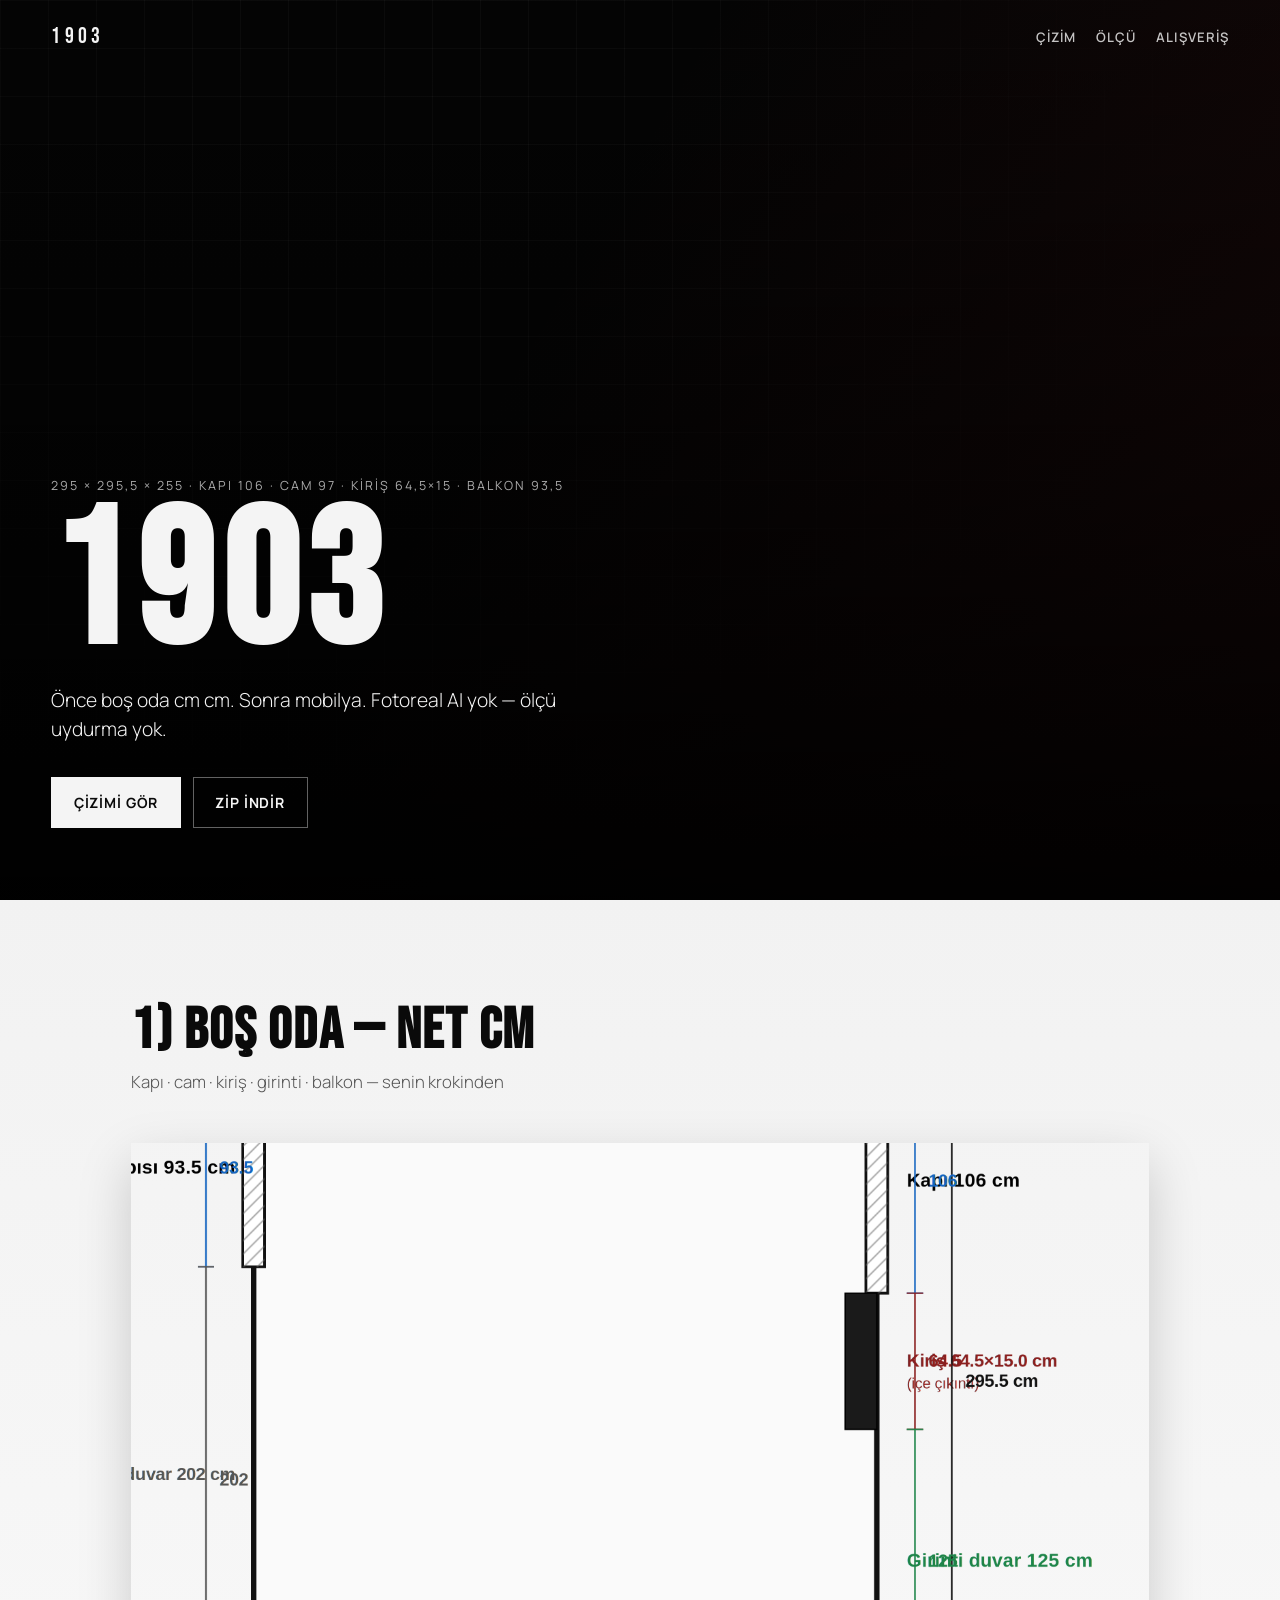
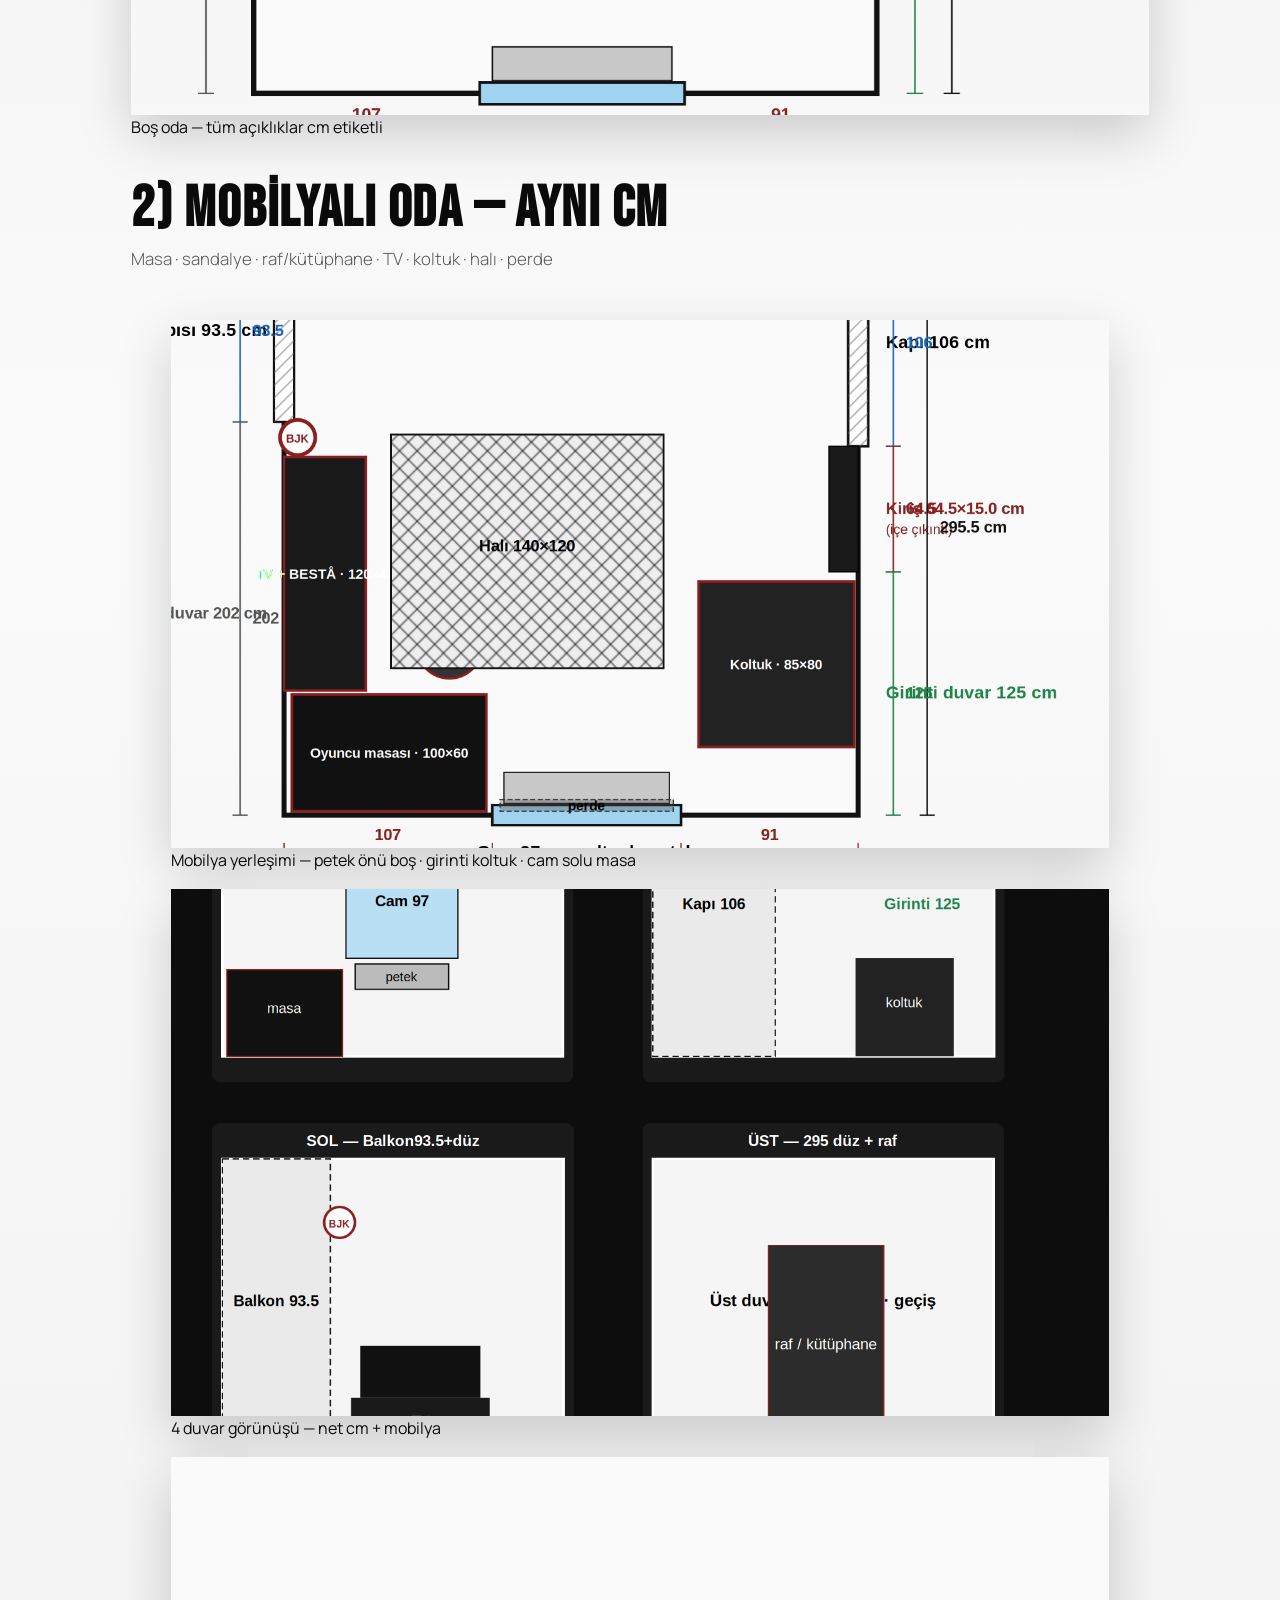
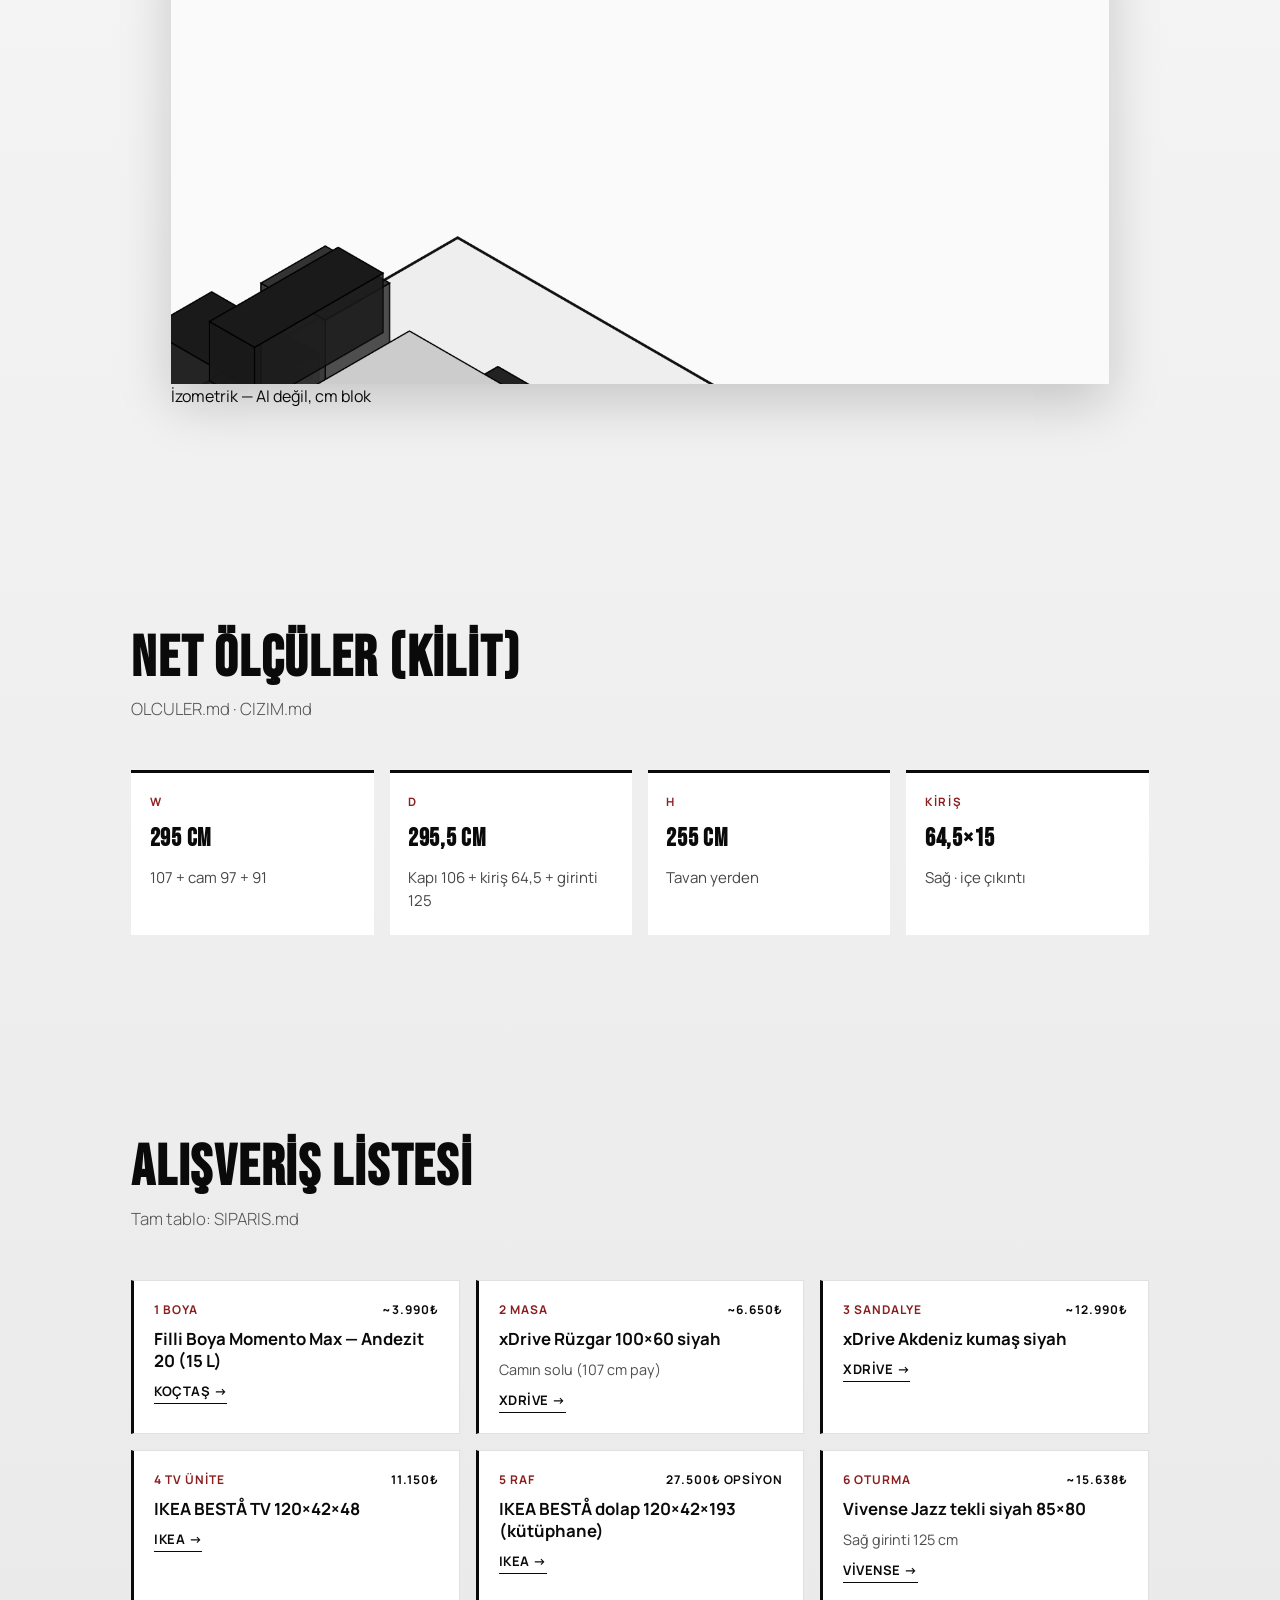
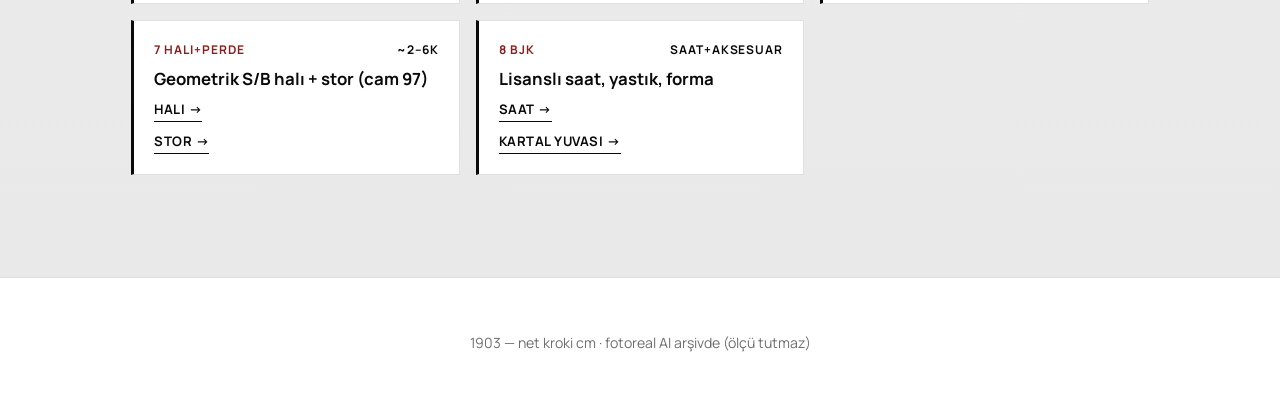
<file: oda-tasarim/index.html>
<!DOCTYPE html>
<html lang="tr">
<head>
  <meta charset="UTF-8" />
  <meta name="viewport" content="width=device-width, initial-scale=1.0" />
  <title>1903 — Net cm oda çizimi + alışveriş</title>
  <link rel="preconnect" href="https://fonts.googleapis.com" />
  <link rel="preconnect" href="https://fonts.gstatic.com" crossorigin />
  <link href="https://fonts.googleapis.com/css2?family=Bebas+Neue&family=Manrope:wght@300;400;500;600;700&display=swap" rel="stylesheet" />
  <link rel="stylesheet" href="styles.css" />
</head>
<body>
  <header class="hero">
    <div class="hero__grid" aria-hidden="true"></div>
    <div class="hero__veil"></div>
    <nav class="nav">
      <span class="nav__mark">1903</span>
      <div class="nav__links">
        <a href="#cizim">Çizim</a>
        <a href="#olcu">Ölçü</a>
        <a href="#alisveris">Alışveriş</a>
      </div>
    </nav>
    <div class="hero__content">
      <p class="hero__eyebrow">295 × 295,5 × 255 · kapı 106 · cam 97 · kiriş 64,5×15 · balkon 93,5</p>
      <h1 class="hero__brand">1903</h1>
      <p class="hero__lead">Önce boş oda cm cm. Sonra mobilya. Fotoreal AI yok — ölçü uydurma yok.</p>
      <div class="hero__cta">
        <a class="btn btn--solid" href="#cizim">Çizimi gör</a>
        <a class="btn btn--ghost" href="1903-oda-mobil.zip">Zip indir</a>
      </div>
    </div>
  </header>

  <main>
    <section class="section" id="cizim">
      <div class="section__head">
        <h2>1) Boş oda — net cm</h2>
        <p>Kapı · cam · kiriş · girinti · balkon — senin krokinden</p>
      </div>
      <figure class="gallery__hero" style="margin:0">
        <img src="assets/net-oda-bos.png" alt="Bos oda net cm" loading="eager" />
        <figcaption>Boş oda — tüm açıklıklar cm etiketli</figcaption>
      </figure>

      <div class="section__head" style="margin-top:2.5rem">
        <h2>2) Mobilyalı oda — aynı cm</h2>
        <p>Masa · sandalye · raf/kütüphane · TV · koltuk · halı · perde</p>
      </div>
      <figure class="gallery__hero">
        <img src="assets/net-oda-dolu.png" alt="Mobilyali oda" loading="lazy" />
        <figcaption>Mobilya yerleşimi — petek önü boş · girinti koltuk · cam solu masa</figcaption>
      </figure>
      <figure class="gallery__hero">
        <img src="assets/net-4-duvar.png" alt="4 duvar" loading="lazy" />
        <figcaption>4 duvar görünüşü — net cm + mobilya</figcaption>
      </figure>
      <figure class="gallery__hero">
        <img src="assets/izometrik.png" alt="Izometrik" loading="lazy" />
        <figcaption>İzometrik — AI değil, cm blok</figcaption>
      </figure>
    </section>

    <section class="section" id="olcu">
      <div class="section__head">
        <h2>Net ölçüler (kilit)</h2>
        <p><a href="OLCULER.md">OLCULER.md</a> · <a href="CIZIM.md">CIZIM.md</a></p>
      </div>
      <div class="inventory">
        <article class="inv"><span class="inv__tag">W</span><h3>295 cm</h3><p>107 + cam 97 + 91</p></article>
        <article class="inv"><span class="inv__tag">D</span><h3>295,5 cm</h3><p>Kapı 106 + kiriş 64,5 + girinti 125</p></article>
        <article class="inv"><span class="inv__tag">H</span><h3>255 cm</h3><p>Tavan yerden</p></article>
        <article class="inv"><span class="inv__tag">KİRİŞ</span><h3>64,5×15</h3><p>Sağ · içe çıkıntı</p></article>
      </div>
    </section>

    <section class="section" id="alisveris">
      <div class="section__head">
        <h2>Alışveriş listesi</h2>
        <p>Tam tablo: <a href="SIPARIS.md">SIPARIS.md</a></p>
      </div>
      <div class="products">
        <article class="product">
          <div class="product__meta"><span class="product__store">1 BOYA</span><span class="product__price">~3.990₺</span></div>
          <h3>Filli Boya Momento Max — Andezit 20 (15 L)</h3>
          <a class="product__link" href="https://www.koctas.com.tr/filli-boya-filli-momento-max-silikonlu-15-lt-ic-cephe-boyasi-andezit-20/p/5000421279" target="_blank" rel="noopener">Koçtaş →</a>
        </article>
        <article class="product">
          <div class="product__meta"><span class="product__store">2 MASA</span><span class="product__price">~6.650₺</span></div>
          <h3>xDrive Rüzgar 100×60 siyah</h3>
          <p>Camın solu (107 cm pay)</p>
          <a class="product__link" href="https://www.xdrive.com.tr/xdrive-ruzgar-oyuncu-masasi-siyah" target="_blank" rel="noopener">xDrive →</a>
        </article>
        <article class="product">
          <div class="product__meta"><span class="product__store">3 SANDALYE</span><span class="product__price">~12.990₺</span></div>
          <h3>xDrive Akdeniz kumaş siyah</h3>
          <a class="product__link" href="https://www.xdrive.com.tr/xdrive-akdeniz-professional-gaming-chair-fabric-black-black" target="_blank" rel="noopener">xDrive →</a>
        </article>
        <article class="product">
          <div class="product__meta"><span class="product__store">4 TV ÜNİTE</span><span class="product__price">11.150₺</span></div>
          <h3>IKEA BESTÅ TV 120×42×48</h3>
          <a class="product__link" href="https://www.ikea.com.tr/urun/besta-venge-parlak-cila-siyah-120x42x48-cm-tv-sehpasi-99188263" target="_blank" rel="noopener">IKEA →</a>
        </article>
        <article class="product">
          <div class="product__meta"><span class="product__store">5 RAF</span><span class="product__price">27.500₺ opsiyon</span></div>
          <h3>IKEA BESTÅ dolap 120×42×193 (kütüphane)</h3>
          <a class="product__link" href="https://www.ikea.com.tr/urun/besta-venge-siyah-seffaf-cam-120x42x193-cm-dolap-kombinasyonu-59059461" target="_blank" rel="noopener">IKEA →</a>
        </article>
        <article class="product">
          <div class="product__meta"><span class="product__store">6 OTURMA</span><span class="product__price">~15.638₺</span></div>
          <h3>Vivense Jazz tekli siyah 85×80</h3>
          <p>Sağ girinti 125 cm</p>
          <a class="product__link" href="https://www.vivense.com/jazz-tekli-koltuk-kumas-degisimli-modeli.html" target="_blank" rel="noopener">Vivense →</a>
        </article>
        <article class="product">
          <div class="product__meta"><span class="product__store">7 HALI+PERDE</span><span class="product__price">~2–6k</span></div>
          <h3>Geometrik S/B halı + stor (cam 97)</h3>
          <a class="product__link" href="https://www.trendyol.com/sr?q=geometrik%20halı%20siyah%20beyaz" target="_blank" rel="noopener">Halı →</a>
          <a class="product__link" href="https://www.trendyol.com/sr?q=stor%20perde%20siyah" target="_blank" rel="noopener">Stor →</a>
        </article>
        <article class="product">
          <div class="product__meta"><span class="product__store">8 BJK</span><span class="product__price">saat+aksesuar</span></div>
          <h3>Lisanslı saat, yastık, forma</h3>
          <a class="product__link" href="https://www.trendyol.com/besiktas-duvar-saati-x-b146-c35" target="_blank" rel="noopener">Saat →</a>
          <a class="product__link" href="https://www.kartalyuvasi.com.tr/" target="_blank" rel="noopener">Kartal Yuvası →</a>
        </article>
      </div>
    </section>
  </main>

  <footer class="footer"><p>1903 — net kroki cm · fotoreal AI arşivde (ölçü tutmaz)</p></footer>
  <script src="main.js"></script>
</body>
</html>
</file>
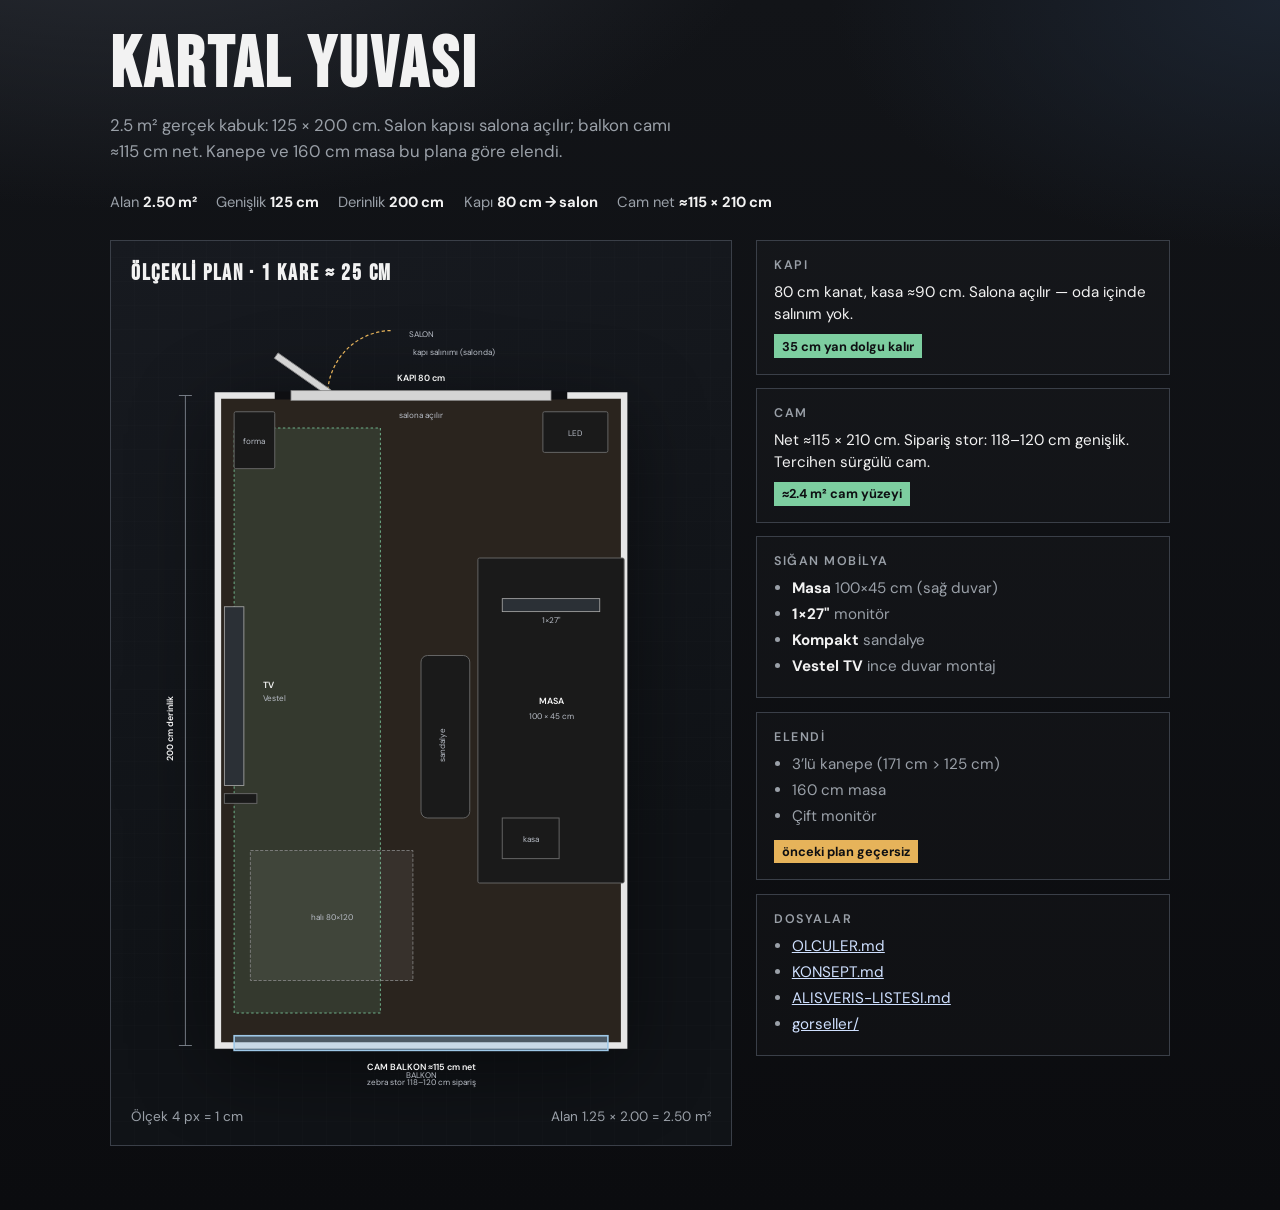
<file: besiktas-oyun-odasi/plan.html>
<!DOCTYPE html>
<html lang="tr">
<head>
  <meta charset="UTF-8" />
  <meta name="viewport" content="width=device-width, initial-scale=1" />
  <title>Kartal Yuvası — 2.5 m² ölçekli plan</title>
  <link rel="preconnect" href="https://fonts.googleapis.com" />
  <link rel="preconnect" href="https://fonts.gstatic.com" crossorigin />
  <link href="https://fonts.googleapis.com/css2?family=Bebas+Neue&family=DM+Sans:opsz,wght@9..40,400;9..40,600;9..40,700&display=swap" rel="stylesheet" />
  <style>
    :root {
      --bg0: #0e0f12;
      --bg1: #1a1d22;
      --ink: #f2f2f2;
      --mute: #9aa0a8;
      --line: #3a3f48;
      --accent: #e8e8e8;
      --eagle: #c8ccd2;
      --glass: rgba(140, 190, 230, 0.35);
      --door: #d4d4d4;
      --warn: #e6b35a;
      --ok: #7dcea0;
      --floor: #2a241e;
      --wall: #e6e6e6;
      --anthracite: #2b3036;
    }

    * { box-sizing: border-box; }
    body {
      margin: 0;
      min-height: 100vh;
      color: var(--ink);
      font-family: "DM Sans", sans-serif;
      background:
        radial-gradient(1200px 600px at 10% -10%, #2a2e36 0%, transparent 55%),
        radial-gradient(900px 500px at 100% 0%, #1c2430 0%, transparent 50%),
        linear-gradient(180deg, #121418 0%, #0b0c0f 100%);
    }

    .wrap {
      max-width: 1100px;
      margin: 0 auto;
      padding: 2rem 1.25rem 4rem;
    }

    .brand {
      font-family: "Bebas Neue", sans-serif;
      font-size: clamp(2.8rem, 8vw, 4.5rem);
      letter-spacing: 0.04em;
      line-height: 0.95;
      margin: 0;
      animation: rise 0.8s ease both;
    }

    .lead {
      max-width: 36rem;
      color: var(--mute);
      font-size: 1.05rem;
      line-height: 1.55;
      margin: 0.75rem 0 1.75rem;
      animation: rise 0.9s ease both;
    }

    .stats {
      display: flex;
      flex-wrap: wrap;
      gap: 0.6rem 1.2rem;
      margin-bottom: 1.75rem;
      animation: rise 1s ease both;
    }

    .stat {
      font-size: 0.92rem;
      color: var(--mute);
    }
    .stat b { color: var(--ink); font-weight: 700; }

    .stage {
      display: grid;
      grid-template-columns: 1.2fr 0.8fr;
      gap: 1.5rem;
      align-items: start;
    }

    @media (max-width: 860px) {
      .stage { grid-template-columns: 1fr; }
    }

    .plan-card {
      background: linear-gradient(160deg, #171a20, #101317 70%);
      border: 1px solid var(--line);
      padding: 1.25rem;
      position: relative;
      overflow: hidden;
      animation: rise 1.05s ease both;
    }

    .plan-card::before {
      content: "";
      position: absolute;
      inset: 0;
      background:
        repeating-linear-gradient(
          0deg,
          transparent,
          transparent 23px,
          rgba(255,255,255,0.02) 24px
        ),
        repeating-linear-gradient(
          90deg,
          transparent,
          transparent 23px,
          rgba(255,255,255,0.02) 24px
        );
      pointer-events: none;
    }

    .plan-label {
      font-family: "Bebas Neue", sans-serif;
      letter-spacing: 0.08em;
      font-size: 1.35rem;
      margin: 0 0 0.75rem;
      position: relative;
    }

    .canvas-wrap {
      position: relative;
      width: 100%;
      max-width: 520px;
      margin: 0 auto;
    }

    svg.plan {
      width: 100%;
      height: auto;
      display: block;
      filter: drop-shadow(0 18px 40px rgba(0,0,0,0.45));
    }

    .legend {
      display: grid;
      gap: 0.85rem;
      animation: rise 1.15s ease both;
    }

    .box {
      border: 1px solid var(--line);
      background: rgba(255,255,255,0.02);
      padding: 1rem 1.1rem;
    }

    .box h3 {
      margin: 0 0 0.5rem;
      font-size: 0.78rem;
      text-transform: uppercase;
      letter-spacing: 0.12em;
      color: var(--mute);
      font-weight: 600;
    }

    .box p, .box li {
      margin: 0;
      color: var(--ink);
      font-size: 0.95rem;
      line-height: 1.45;
    }

    .box ul {
      margin: 0;
      padding-left: 1.1rem;
      color: var(--mute);
    }

    .box li { margin: 0.25rem 0; color: var(--mute); }
    .box li strong { color: var(--ink); }

    .pill {
      display: inline-block;
      margin-top: 0.55rem;
      font-size: 0.8rem;
      color: var(--bg0);
      background: var(--ok);
      padding: 0.2rem 0.5rem;
      font-weight: 700;
    }

    .pill.warn { background: var(--warn); }

    .dims {
      display: flex;
      justify-content: space-between;
      gap: 1rem;
      margin-top: 0.85rem;
      font-size: 0.85rem;
      color: var(--mute);
      position: relative;
    }

    @keyframes rise {
      from { opacity: 0; transform: translateY(14px); }
      to { opacity: 1; transform: none; }
    }

    .room-fill { fill: var(--floor); }
    .wall-stroke { stroke: var(--wall); stroke-width: 8; fill: none; stroke-linejoin: miter; }
    .glass { fill: var(--glass); stroke: #9ec8e8; stroke-width: 2; }
    .door-leaf { fill: var(--door); stroke: #888; stroke-width: 1; }
    .door-arc { fill: none; stroke: var(--warn); stroke-width: 1.5; stroke-dasharray: 4 3; }
    .furn { fill: #1a1a1a; stroke: #666; stroke-width: 1.2; }
    .tv { fill: var(--anthracite); stroke: #aaa; stroke-width: 1; }
    .label-svg {
      fill: #f5f5f5;
      font-family: "DM Sans", sans-serif;
      font-size: 11px;
      font-weight: 600;
    }
    .label-mute {
      fill: #b8bdc6;
      font-family: "DM Sans", sans-serif;
      font-size: 10px;
    }
    .dim-line { stroke: #8b929c; stroke-width: 1; }
    .corridor {
      fill: rgba(125, 206, 160, 0.12);
      stroke: var(--ok);
      stroke-width: 1;
      stroke-dasharray: 3 3;
    }
  </style>
</head>
<body>
  <div class="wrap">
    <h1 class="brand">KARTAL YUVASI</h1>
    <p class="lead">
      2.5 m² gerçek kabuk: 125 × 200 cm. Salon kapısı salona açılır;
      balkon camı ≈115 cm net. Kanepe ve 160 cm masa bu plana göre elendi.
    </p>

    <div class="stats">
      <div class="stat">Alan <b>2.50 m²</b></div>
      <div class="stat">Genişlik <b>125 cm</b></div>
      <div class="stat">Derinlik <b>200 cm</b></div>
      <div class="stat">Kapı <b>80 cm → salon</b></div>
      <div class="stat">Cam net <b>≈115 × 210 cm</b></div>
    </div>

    <div class="stage">
      <section class="plan-card">
        <h2 class="plan-label">Ölçekli plan · 1 kare ≈ 25 cm</h2>
        <div class="canvas-wrap">
          <!--
            Scale: 4 px = 1 cm → room 125cm = 500px, 200cm = 800px
            ViewBox padded for labels / door swing into salon
          -->
          <svg class="plan" viewBox="0 0 640 980" role="img" aria-label="2.5 metrekare oda ölçekli planı">
            <!-- Salon zone label -->
            <text x="320" y="48" text-anchor="middle" class="label-mute">SALON</text>

            <!-- Door swing into salon (arc) -->
            <path class="door-arc" d="M 205 120 A 80 80 0 0 1 285 40" />
            <text x="310" y="70" class="label-mute">kapı salınımı (salonda)</text>

            <!-- Door leaf open into salon -->
            <rect class="door-leaf" x="205" y="40" width="8" height="80" transform="rotate(-55 205 120)" />

            <!-- Room outer -->
            <g transform="translate(70,120)">
              <!-- Floor -->
              <rect class="room-fill" x="0" y="0" width="500" height="800" />

              <!-- Corridor highlight door→glass -->
              <rect class="corridor" x="20" y="40" width="180" height="720" />

              <!-- Walls -->
              <rect x="0" y="0" width="500" height="800" class="wall-stroke" />

              <!-- Door opening gap on top wall (salon) — 80cm = 320px, centered-ish with 90cm frame -->
              <!-- Frame 90cm=360px; leaf 80cm=320px; left jamb start (500-360)/2 = 70px -->
              <line x1="70" y1="0" x2="430" y2="0" stroke="#0e0f12" stroke-width="10" />

              <!-- Door leaf closed position (in opening) -->
              <rect class="door-leaf" x="90" y="-6" width="320" height="12" />
              <text x="250" y="-18" text-anchor="middle" class="label-svg">KAPI 80 cm</text>
              <text x="250" y="28" text-anchor="middle" class="label-mute">salona açılır</text>

              <!-- Glass wall bottom — clear ~115cm = 460px centered -->
              <rect class="glass" x="20" y="788" width="460" height="18" />
              <text x="250" y="830" text-anchor="middle" class="label-svg">CAM BALKON ≈115 cm net</text>
              <text x="250" y="848" text-anchor="middle" class="label-mute">zebra stor 118–120 cm sipariş</text>

              <!-- Desk on right long wall: 100x45 cm = 400x180 px -->
              <rect class="furn" x="320" y="200" width="180" height="400" rx="2" />
              <text x="410" y="380" text-anchor="middle" class="label-svg">MASA</text>
              <text x="410" y="398" text-anchor="middle" class="label-mute">100 × 45 cm</text>

              <!-- Monitor on desk -->
              <rect class="tv" x="350" y="250" width="120" height="16" />
              <text x="410" y="280" text-anchor="middle" class="label-mute">1×27"</text>

              <!-- Chair 55cm deep when pulled = 220px, width ~50cm=200px -->
              <rect class="furn" x="250" y="320" width="60" height="200" rx="8" />
              <text x="280" y="430" text-anchor="middle" class="label-mute" transform="rotate(-90 280 430)">sandalye</text>

              <!-- PC under desk -->
              <rect class="furn" x="350" y="520" width="70" height="50" />
              <text x="385" y="550" text-anchor="middle" class="label-mute">kasa</text>

              <!-- TV on left wall — thin -->
              <rect class="tv" x="8" y="260" width="24" height="220" />
              <text x="55" y="360" class="label-svg">TV</text>
              <text x="55" y="376" class="label-mute">Vestel</text>

              <!-- Soundbar shelf -->
              <rect class="furn" x="8" y="490" width="40" height="12" />

              <!-- LED / forma on salon short wall side filler -->
              <rect class="furn" x="400" y="20" width="80" height="50" rx="2" />
              <text x="440" y="50" text-anchor="middle" class="label-mute">LED</text>

              <rect class="furn" x="20" y="20" width="50" height="70" rx="2" />
              <text x="45" y="60" text-anchor="middle" class="label-mute">forma</text>

              <!-- Small rug -->
              <rect x="40" y="560" width="200" height="160" fill="rgba(200,200,200,0.08)" stroke="#888" stroke-width="1" stroke-dasharray="4 2" />
              <text x="140" y="645" text-anchor="middle" class="label-mute">halı 80×120</text>

              <!-- Dimension width -->
              <line class="dim-line" x1="0" y1="870" x2="500" y2="870" />
              <line class="dim-line" x1="0" y1="862" x2="0" y2="878" />
              <line class="dim-line" x1="500" y1="862" x2="500" y2="878" />
              <text x="250" y="892" text-anchor="middle" class="label-svg">125 cm genişlik</text>

              <!-- Dimension depth -->
              <line class="dim-line" x1="-40" y1="0" x2="-40" y2="800" />
              <line class="dim-line" x1="-48" y1="0" x2="-32" y2="0" />
              <line class="dim-line" x1="-48" y1="800" x2="-32" y2="800" />
              <text x="-55" y="410" text-anchor="middle" class="label-svg" transform="rotate(-90 -55 410)">200 cm derinlik</text>
            </g>

            <text x="320" y="960" text-anchor="middle" class="label-mute">BALKON</text>
          </svg>
        </div>
        <div class="dims">
          <span>Ölçek 4 px = 1 cm</span>
          <span>Alan 1.25 × 2.00 = 2.50 m²</span>
        </div>
      </section>

      <aside class="legend">
        <div class="box">
          <h3>Kapı</h3>
          <p>80 cm kanat, kasa ≈90 cm. Salona açılır — oda içinde salınım yok.</p>
          <span class="pill">35 cm yan dolgu kalır</span>
        </div>
        <div class="box">
          <h3>Cam</h3>
          <p>Net ≈115 × 210 cm. Sipariş stor: 118–120 cm genişlik. Tercihen sürgülü cam.</p>
          <span class="pill">≈2.4 m² cam yüzeyi</span>
        </div>
        <div class="box">
          <h3>Sığan mobilya</h3>
          <ul>
            <li><strong>Masa</strong> 100×45 cm (sağ duvar)</li>
            <li><strong>1×27"</strong> monitör</li>
            <li><strong>Kompakt</strong> sandalye</li>
            <li><strong>Vestel TV</strong> ince duvar montaj</li>
          </ul>
        </div>
        <div class="box">
          <h3>Elendi</h3>
          <ul>
            <li>3’lü kanepe (171 cm &gt; 125 cm)</li>
            <li>160 cm masa</li>
            <li>Çift monitör</li>
          </ul>
          <span class="pill warn">önceki plan geçersiz</span>
        </div>
        <div class="box">
          <h3>Dosyalar</h3>
          <ul>
            <li><a href="./OLCULER.md" style="color:#cfe0ff">OLCULER.md</a></li>
            <li><a href="./KONSEPT.md" style="color:#cfe0ff">KONSEPT.md</a></li>
            <li><a href="./ALISVERIS-LISTESI.md" style="color:#cfe0ff">ALISVERIS-LISTESI.md</a></li>
            <li><a href="./gorseller/" style="color:#cfe0ff">gorseller/</a></li>
          </ul>
        </div>
      </aside>
    </div>
  </div>
</body>
</html>
</file>
<file: oda-tasarim/styles.css>
:root {
  --ink: #0a0a0a;
  --paper: #f4f4f4;
  --ash: #2b2b2b;
  --steel: #6e6e6e;
  --red: #8a1f1f;
  --mist: #fafafa;
  --line: rgba(10, 10, 10, 0.12);
  --shadow: 0 20px 50px rgba(0, 0, 0, 0.18);
  --font-display: "Bebas Neue", Impact, sans-serif;
  --font-body: "Manrope", system-ui, sans-serif;
}

*,
*::before,
*::after {
  box-sizing: border-box;
}

html {
  scroll-behavior: smooth;
}

body {
  margin: 0;
  color: var(--ink);
  font-family: var(--font-body);
  font-weight: 400;
  line-height: 1.55;
  background:
    radial-gradient(900px 420px at 0% 0%, rgba(138, 31, 31, 0.08), transparent 50%),
    linear-gradient(180deg, #ececec 0%, var(--mist) 40%, #e8e8e8 100%);
  min-height: 100vh;
}

img {
  max-width: 100%;
  height: auto;
  display: block;
}

a {
  color: inherit;
  text-decoration: none;
}

.hero {
  position: relative;
  min-height: 100vh;
  min-height: 100dvh;
  display: flex;
  flex-direction: column;
  justify-content: flex-end;
  padding: 1.5rem clamp(1.25rem, 4vw, 3.5rem) clamp(3rem, 8vh, 5rem);
  overflow: hidden;
  color: var(--paper);
  background: #050505;
}

.hero__grid {
  position: absolute;
  inset: 0;
  background-image:
    linear-gradient(rgba(255, 255, 255, 0.04) 1px, transparent 1px),
    linear-gradient(90deg, rgba(255, 255, 255, 0.04) 1px, transparent 1px);
  background-size: 48px 48px;
  mask-image: radial-gradient(ellipse at 30% 20%, #000 20%, transparent 70%);
  animation: gridDrift 18s linear infinite;
}

.hero__veil {
  position: absolute;
  inset: 0;
  background:
    linear-gradient(180deg, rgba(0, 0, 0, 0.2) 0%, rgba(0, 0, 0, 0.55) 55%, rgba(0, 0, 0, 0.92) 100%),
    linear-gradient(120deg, transparent 40%, rgba(138, 31, 31, 0.18) 100%);
  pointer-events: none;
}

.nav,
.hero__content {
  position: relative;
  z-index: 1;
}

.nav {
  position: absolute;
  top: 0;
  left: 0;
  right: 0;
  display: flex;
  align-items: center;
  justify-content: space-between;
  padding: 1.25rem clamp(1.25rem, 4vw, 3.5rem);
}

.nav__mark {
  font-family: var(--font-display);
  letter-spacing: 0.2em;
  font-size: 1.35rem;
}

.nav__links {
  display: flex;
  gap: 1.25rem;
  font-size: 0.82rem;
  font-weight: 600;
  letter-spacing: 0.08em;
  text-transform: uppercase;
  opacity: 0.8;
}

.nav__links a:hover {
  opacity: 1;
  color: #fff;
}

.hero__eyebrow {
  margin: 0 0 0.6rem;
  font-size: 0.78rem;
  letter-spacing: 0.16em;
  text-transform: uppercase;
  color: rgba(244, 244, 244, 0.7);
  opacity: 0;
  transform: translateY(16px);
  animation: rise 0.8s ease forwards 0.1s;
}

.hero__brand {
  margin: 0;
  font-family: var(--font-display);
  font-size: clamp(6rem, 22vw, 12rem);
  line-height: 0.85;
  letter-spacing: 0.04em;
  opacity: 0;
  transform: translateY(24px);
  animation: rise 0.95s ease forwards 0.25s;
}

.hero__lead {
  max-width: 32rem;
  margin: 1.1rem 0 0;
  font-size: clamp(1rem, 2.2vw, 1.2rem);
  font-weight: 300;
  opacity: 0;
  transform: translateY(16px);
  animation: rise 0.85s ease forwards 0.4s;
}

.hero__cta {
  display: flex;
  flex-wrap: wrap;
  gap: 0.75rem;
  margin-top: 2rem;
  opacity: 0;
  transform: translateY(16px);
  animation: rise 0.85s ease forwards 0.55s;
}

.btn {
  display: inline-flex;
  align-items: center;
  justify-content: center;
  padding: 0.85rem 1.35rem;
  border: 1px solid transparent;
  font-size: 0.88rem;
  font-weight: 700;
  letter-spacing: 0.06em;
  text-transform: uppercase;
  transition: transform 0.25s ease, background 0.25s ease;
}

.btn:hover {
  transform: translateY(-2px);
}

.btn--solid {
  background: var(--paper);
  color: var(--ink);
}

.btn--ghost {
  border-color: rgba(244, 244, 244, 0.4);
  color: var(--paper);
}

.btn--ghost:hover {
  background: rgba(244, 244, 244, 0.08);
}

@keyframes rise {
  to {
    opacity: 1;
    transform: translateY(0);
  }
}

@keyframes gridDrift {
  from {
    transform: translateY(0);
  }
  to {
    transform: translateY(48px);
  }
}

.section {
  padding: clamp(3.5rem, 8vw, 6.5rem) clamp(1.25rem, 4vw, 3.5rem);
  max-width: 1120px;
  margin: 0 auto;
}

.sketch-legend {
  display: grid;
  grid-template-columns: repeat(2, 1fr);
  gap: 0.75rem;
  margin-bottom: 1.75rem;
}

.sketch-legend__item {
  padding: 1rem 1.1rem;
  background: #fff;
  border-left: 3px solid var(--ink);
  display: flex;
  flex-direction: column;
  gap: 0.25rem;
}

.sketch-legend__item strong {
  font-family: var(--font-display);
  font-size: 1.35rem;
  letter-spacing: 0.04em;
}

.sketch-legend__item span {
  font-size: 0.9rem;
  color: rgba(10, 10, 10, 0.72);
}

.section__head {
  max-width: 38rem;
  margin-bottom: clamp(2rem, 4vw, 3rem);
}

.section__head h2 {
  margin: 0 0 0.55rem;
  font-family: var(--font-display);
  font-size: clamp(2.4rem, 5.5vw, 3.6rem);
  letter-spacing: 0.03em;
  line-height: 1;
}

.section__head p {
  margin: 0;
  color: rgba(10, 10, 10, 0.68);
  font-size: 1.05rem;
  font-weight: 300;
}

.arch-map {
  display: grid;
  grid-template-columns: 1fr 1.2fr 1fr;
  grid-template-rows: auto auto auto;
  gap: 0.6rem;
  margin-bottom: 2rem;
  text-align: center;
}

.arch-map__north {
  grid-column: 2;
  grid-row: 1;
}

.arch-map__west {
  grid-column: 1;
  grid-row: 2;
}

.arch-map__center {
  grid-column: 2;
  grid-row: 2;
  display: grid;
  place-items: center;
  min-height: 110px;
  background: var(--ink);
  color: var(--paper);
  font-family: var(--font-display);
  font-size: 2rem;
  letter-spacing: 0.12em;
}

.arch-map__east {
  grid-column: 3;
  grid-row: 2;
}

.arch-map__south {
  grid-column: 2;
  grid-row: 3;
}

.arch-map__north,
.arch-map__west,
.arch-map__east,
.arch-map__south {
  padding: 1rem 0.75rem;
  background: #fff;
  border: 1px solid var(--line);
  display: flex;
  flex-direction: column;
  gap: 0.15rem;
}

.arch-map strong {
  font-family: var(--font-display);
  font-size: 1.35rem;
  letter-spacing: 0.08em;
}

.arch-map__sub {
  font-size: 0.8rem;
  color: var(--steel);
}

.strip {
  display: grid;
  grid-template-columns: repeat(10, minmax(72px, 1fr));
  gap: 0.35rem;
  margin-bottom: 1.5rem;
  overflow-x: auto;
  padding-bottom: 0.35rem;
}

.strip__item {
  min-width: 72px;
  min-height: 120px;
  padding: 0.65rem 0.4rem;
  background: #fff;
  border: 1px solid var(--line);
  border-top: 3px solid var(--ink);
  display: flex;
  flex-direction: column;
  gap: 0.25rem;
}

.strip__item--door {
  border-top-color: var(--red);
  background: #111;
  color: #f4f4f4;
}

.strip__item--beam {
  border-top-color: #444;
  background: #2b2b2b;
  color: #f4f4f4;
}

.strip__item--recess {
  border-top-color: #666;
  background: #1a1a1a;
  color: #f4f4f4;
}

.strip__item--glass {
  border-top-color: #7eb8c9;
  background: linear-gradient(180deg, #d8eef4, #fff);
}

.strip__item--long {
  border-top-color: var(--red);
  background: #fff8f8;
}

.strip__len {
  font-family: var(--font-display);
  font-size: 1.5rem;
  letter-spacing: 0.04em;
  line-height: 1;
}

.strip__item strong {
  font-size: 0.72rem;
  line-height: 1.25;
}

.strip__item em {
  font-size: 0.65rem;
  font-style: normal;
  opacity: 0.7;
}

.totals {
  display: grid;
  grid-template-columns: repeat(4, 1fr);
  gap: 0.65rem;
  margin-bottom: 2rem;
}

.total {
  padding: 1rem 0.85rem;
  background: #fff;
  border: 1px solid var(--line);
  display: flex;
  flex-direction: column;
  gap: 0.2rem;
}

.total span {
  font-size: 0.72rem;
  font-weight: 700;
  letter-spacing: 0.08em;
  text-transform: uppercase;
  color: var(--steel);
}

.total strong {
  font-family: var(--font-display);
  font-size: 1.8rem;
  letter-spacing: 0.03em;
  line-height: 1;
}

.total em {
  font-size: 0.78rem;
  font-style: normal;
  color: var(--steel);
}

.total--warn {
  background: #111;
  color: #f4f4f4;
  border-color: #111;
}

.total--warn span,
.total--warn em {
  color: rgba(244, 244, 244, 0.65);
}

.svg-dim {
  font-family: var(--font-body);
  font-size: 9px;
  font-weight: 700;
  fill: var(--red);
}

.inventory {
  display: grid;
  grid-template-columns: repeat(auto-fit, minmax(230px, 1fr));
  gap: 1rem;
}

.inv {
  padding: 1.25rem 1.15rem 1.4rem;
  background: #fff;
  border-top: 3px solid var(--ink);
  transition: transform 0.3s ease;
}

.inv:hover {
  transform: translateY(-3px);
}

.inv__tag {
  display: block;
  font-size: 0.72rem;
  letter-spacing: 0.16em;
  font-weight: 700;
  color: var(--red);
  margin-bottom: 0.55rem;
}

.inv h3 {
  margin: 0 0 0.45rem;
  font-family: var(--font-display);
  font-size: 1.55rem;
  letter-spacing: 0.03em;
}

.inv p {
  margin: 0;
  font-size: 0.94rem;
  color: rgba(10, 10, 10, 0.75);
}

.section--concept {
  background: linear-gradient(180deg, transparent, rgba(10, 10, 10, 0.03));
}

.concept-grid {
  display: grid;
  grid-template-columns: repeat(3, 1fr);
  gap: 1.25rem;
  margin-bottom: 1.5rem;
}

.concept-grid h3 {
  margin: 0 0 0.4rem;
  font-family: var(--font-display);
  font-size: 1.5rem;
  letter-spacing: 0.04em;
}

.concept-grid p {
  margin: 0;
  color: rgba(10, 10, 10, 0.72);
  font-size: 0.95rem;
}

.swatches {
  display: grid;
  grid-template-columns: repeat(6, 1fr);
  gap: 0.65rem;
}

.swatch {
  aspect-ratio: 1 / 1.1;
  background: var(--c);
  display: flex;
  align-items: flex-end;
  padding: 0.65rem;
  border: 1px solid var(--line);
}

.swatch span {
  font-size: 0.7rem;
  font-weight: 600;
  letter-spacing: 0.04em;
  text-transform: uppercase;
  background: rgba(255, 255, 255, 0.9);
  color: var(--ink);
  padding: 0.3rem 0.35rem;
}

.swatch:nth-child(1) span,
.swatch:nth-child(3) span,
.swatch:nth-child(5) span {
  background: rgba(10, 10, 10, 0.75);
  color: #fff;
}

.section--plan {
  max-width: 1200px;
}

.plan-grid {
  display: grid;
  grid-template-columns: 1fr 1fr;
  gap: 1.15rem;
}

.plan-card {
  margin: 0;
  padding: 1.15rem;
  background: #fff;
  border: 1px solid var(--line);
}

.plan-card figcaption {
  display: flex;
  flex-direction: column;
  gap: 0.15rem;
  margin-bottom: 0.9rem;
}

.plan-card figcaption strong {
  font-family: var(--font-display);
  font-size: 1.6rem;
  letter-spacing: 0.04em;
}

.plan-card figcaption span {
  font-size: 0.88rem;
  color: var(--steel);
}

.plan-svg {
  color: var(--ink);
}

.plan-svg svg {
  width: 100%;
  height: auto;
}

.svg-label {
  font-family: var(--font-body);
  font-size: 10px;
  font-weight: 600;
  fill: var(--ink);
}

.svg-label--light {
  fill: #f4f4f4;
}

.plan-card--photo img {
  width: 100%;
  aspect-ratio: 4 / 3;
  object-fit: cover;
}

.zones {
  display: grid;
  gap: 1.25rem;
}

.zone {
  display: grid;
  grid-template-columns: auto 1fr;
  column-gap: 1.1rem;
  padding-bottom: 1.25rem;
  border-bottom: 1px solid var(--line);
}

.zone__num {
  font-family: var(--font-display);
  font-size: clamp(2.4rem, 5vw, 3.2rem);
  line-height: 1;
  color: var(--red);
}

.zone h3 {
  margin: 0 0 0.35rem;
  font-family: var(--font-display);
  font-size: 1.55rem;
  letter-spacing: 0.03em;
}

.zone p {
  margin: 0;
  color: rgba(10, 10, 10, 0.75);
}

.gallery {
  margin-top: 2.4rem;
  display: grid;
  gap: 1.15rem;
}

.gallery__hero img {
  width: 100%;
  aspect-ratio: 16 / 9;
  object-fit: cover;
  box-shadow: var(--shadow);
}

.gallery__pair {
  display: grid;
  grid-template-columns: 1fr 1fr;
  gap: 1.15rem;
}

.gallery__pair img {
  width: 100%;
  aspect-ratio: 4 / 3;
  object-fit: cover;
  box-shadow: var(--shadow);
}

.gallery figure {
  margin: 0;
}

.gallery figcaption {
  margin-top: 0.6rem;
  font-size: 0.88rem;
  color: var(--steel);
}

.products {
  display: grid;
  grid-template-columns: repeat(auto-fit, minmax(260px, 1fr));
  gap: 1rem;
}

.product {
  display: flex;
  flex-direction: column;
  gap: 0.55rem;
  padding: 1.25rem;
  background: #fff;
  border: 1px solid var(--line);
  border-left: 3px solid var(--ink);
  transition: transform 0.3s ease, border-color 0.3s ease;
}

.product:hover {
  transform: translateY(-3px);
  border-left-color: var(--red);
}

.product__meta {
  display: flex;
  justify-content: space-between;
  align-items: center;
  font-size: 0.75rem;
  font-weight: 700;
  letter-spacing: 0.08em;
  text-transform: uppercase;
}

.product__store {
  color: var(--red);
}

.product__price {
  color: var(--ink);
}

.product h3 {
  margin: 0;
  font-size: 1.05rem;
  font-weight: 700;
  line-height: 1.3;
}

.product p {
  margin: 0;
  flex: 1;
  font-size: 0.9rem;
  color: rgba(10, 10, 10, 0.72);
}

.product__link {
  font-size: 0.82rem;
  font-weight: 700;
  letter-spacing: 0.04em;
  text-transform: uppercase;
  border-bottom: 1px solid var(--ink);
  align-self: flex-start;
  padding-bottom: 0.1rem;
}

.product__link:hover {
  color: var(--red);
  border-color: var(--red);
}

.budget,
.keep {
  margin-top: 1.75rem;
  padding: 1.35rem 1.25rem;
  background: var(--ink);
  color: var(--paper);
}

.budget h3,
.keep h3 {
  margin: 0 0 0.45rem;
  font-family: var(--font-display);
  font-size: 1.5rem;
  letter-spacing: 0.05em;
}

.budget p,
.keep p {
  margin: 0;
  color: rgba(244, 244, 244, 0.82);
}

.keep {
  background: linear-gradient(120deg, #111, #1c1c1c);
  border-left: 3px solid var(--red);
}

.steps {
  margin: 0;
  padding: 0;
  list-style: none;
  counter-reset: step;
  display: grid;
  gap: 0.35rem;
}

.steps li {
  counter-increment: step;
  display: grid;
  grid-template-columns: 3rem 1fr;
  gap: 1rem;
  padding: 1rem 0;
  border-top: 1px solid var(--line);
}

.steps li::before {
  content: counter(step, decimal-leading-zero);
  font-family: var(--font-display);
  font-size: 1.6rem;
  color: var(--red);
  line-height: 1;
}

.steps strong {
  display: block;
  font-family: var(--font-display);
  font-size: 1.35rem;
  letter-spacing: 0.04em;
  margin-bottom: 0.2rem;
}

.footer {
  padding: 2.5rem clamp(1.25rem, 4vw, 3.5rem) 3rem;
  border-top: 1px solid var(--line);
  text-align: center;
  color: var(--steel);
  font-size: 0.88rem;
  background: #fff;
}

.footer__note {
  margin: 0.35rem 0 0;
  font-size: 0.78rem;
}

.reveal {
  opacity: 0;
  transform: translateY(20px);
  transition: opacity 0.65s ease, transform 0.65s ease;
}

.reveal.is-in {
  opacity: 1;
  transform: translateY(0);
}

@media (max-width: 820px) {
  .nav__links {
    display: none;
  }

  .concept-grid,
  .plan-grid,
  .gallery__pair,
  .totals,
  .sketch-legend {
    grid-template-columns: 1fr 1fr;
  }

  .swatches {
    grid-template-columns: repeat(3, 1fr);
  }

  .arch-map {
    grid-template-columns: 1fr;
    grid-template-rows: none;
  }

  .arch-map__north,
  .arch-map__west,
  .arch-map__center,
  .arch-map__east,
  .arch-map__south {
    grid-column: 1;
    grid-row: auto;
  }
}

@media (max-width: 560px) {
  .zone {
    grid-template-columns: 1fr;
  }

  .swatches,
  .sketch-legend,
  .totals {
    grid-template-columns: 1fr;
  }
}
</file>
